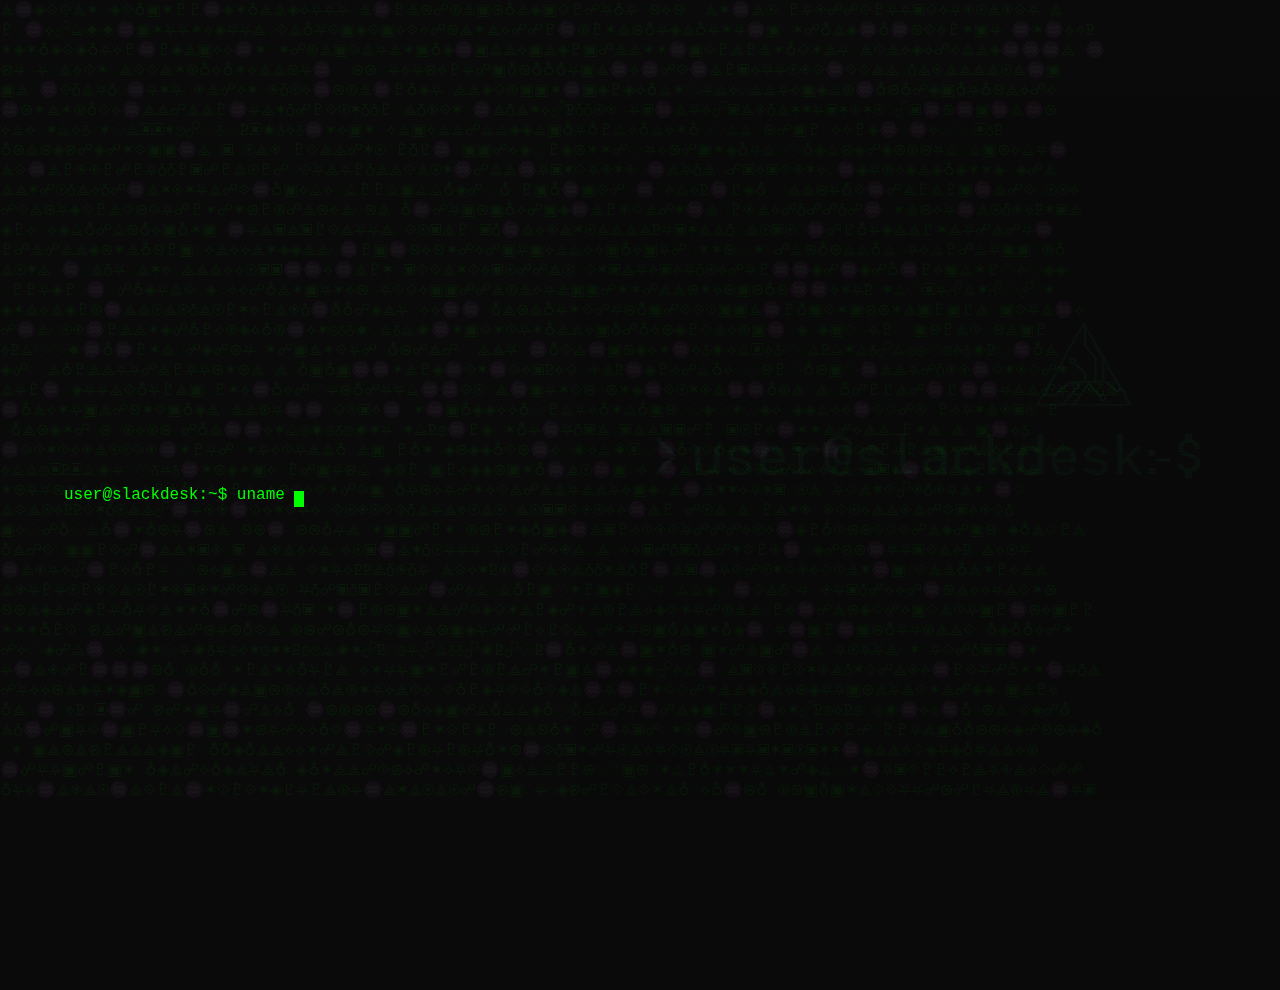
<file: index.html>
<!DOCTYPE html>
<html lang="en">

<head>
  <meta charset="UTF-8" />
  <title>SlackDesk.org</title>
  <meta name="viewport" content="width=device-width, initial-scale=1.0" />
  <style>
    body {
      margin: 0;
      background: #0a0a0a;
      color: #00ff00;
      font-family: 'Courier New', Courier, monospace;
      overflow: hidden;
    }

    .matrix {
      position: fixed;
      top: 0;
      left: 0;
      width: 100vw;
      height: 100vh;
      z-index: 0;
      color: #0f0;
      opacity: 0.06;
      pointer-events: none;
      font-size: 16px;
      white-space: pre;
    }

    .background-logo {
      position: fixed;
      top: 0;
      right: 0;
      width: 55%;
      height: 100vh;
      background: url('slackdesk-logo.png') no-repeat center right;
      background-size: contain;
      opacity: 0.05;
      z-index: 1;
      pointer-events: none;
      animation: flicker 8s infinite ease-in-out;
    }

    @keyframes flicker {

      0%,
      100% {
        opacity: 0.04;
      }

      50% {
        opacity: 0.07;
      }
    }

    .center {
      position: relative;
      z-index: 2;
      display: flex;
      flex-direction: column;
      justify-content: center;
      align-items: flex-start;
      padding: 5vh 5vw;
      max-width: 40vw;
      height: 100vh;
      text-align: left;
    }

    #terminal {
      white-space: pre-wrap;
      line-height: 1.5;
      font-size: 1em;
    }

    .cursor {
      display: inline-block;
      width: 10px;
      animation: blink 1s step-start infinite;
      background: #00ff00;
      height: 1em;
      vertical-align: bottom;
    }

    @keyframes blink {
      50% {
        background: transparent;
      }
    }
  </style>
</head>

<body>

  <!-- Background effects -->
  <div class="matrix" id="matrix"></div>
  <div class="background-logo"></div>

  <!-- Terminal interface -->
  <div class="center">
    <div id="terminal"></div>
  </div>

  <!-- Matrix animation script -->
  <script>
    const matrix = document.getElementById("matrix");
    const columns = 80;
    const rows = 40;
    const chars = "⟁⟡⛧⊛◈♒⟁⟐♁♇✶▣◌☍";

    function randomChar() {
      return chars[Math.floor(Math.random() * chars.length)];
    }

    function generateMatrix() {
      let str = "";
      for (let i = 0; i < rows; i++) {
        for (let j = 0; j < columns; j++) {
          str += randomChar();
        }
        str += "\n";
      }
      matrix.textContent = str;
    }

    setInterval(generateMatrix, 600);
  </script>

  <!-- Animated terminal script -->
  <script>
    const terminal = document.getElementById('terminal');
    const commands = [
      { cmd: "uname -sr", output: "Linux 5.15.19" },
      { cmd: "cat /etc/slackware-version", output: "Slackware 15.0" },
      { cmd: "uptime", output: "19:26:34 up 5 days, 13:44, 1 user, load average: 0.00, 0.01, 0.05" },
      { cmd: "ls /etc/slackpkg", output: "blacklist  mirrors  mirrors.d/  slackpkg.conf  templates" },
      { cmd: "whoami", output: "root" },
      { cmd: "df -h /", output: "Filesystem      Size  Used Avail Use% Mounted on\n/dev/sda1        20G    5G   15G   25% /" },
      { cmd: "free -m", output: "Mem:   7972  1320  6652  112  364  780\nSwap:  2047     0  2047" },
      { cmd: "ps aux | grep X", output: "root     1024  0.1  0.3  20320  5824 tty7  Ss+  10:24  0:00 /usr/bin/X" },
      { cmd: "slackpkg update", output: "Updating the package list... done.\nChecking GPG signatures... done." }
    ];

    let lineBuffer = '';
    let currentLine = 0;
    let charIndex = 0;
    let state = 'cmd'; // or 'output'
    let cursorEl;

    function typeNext() {
      if (!cursorEl) {
        cursorEl = document.createElement('span');
        cursorEl.className = 'cursor';
        terminal.appendChild(cursorEl);
      }

      const entry = commands[currentLine];
      const text = (state === 'cmd' ? `user@slackdesk:~$ ${entry.cmd}` : entry.output);
      if (charIndex < text.length) {
        lineBuffer += text[charIndex++];
        terminal.innerHTML = lineBuffer;
        terminal.appendChild(cursorEl);
        setTimeout(typeNext, 30);
      } else {
        lineBuffer += '\n';
        terminal.innerHTML = lineBuffer;
        terminal.appendChild(cursorEl);

        if (state === 'cmd') {
          state = 'output';
          charIndex = 0;
          setTimeout(typeNext, 600);
        } else {
          state = 'cmd';
          charIndex = 0;
          currentLine = (currentLine + 1) % commands.length;
          setTimeout(typeNext, 1200);
        }
      }
    }

    typeNext();
  </script>
</body>

</html>
</file>
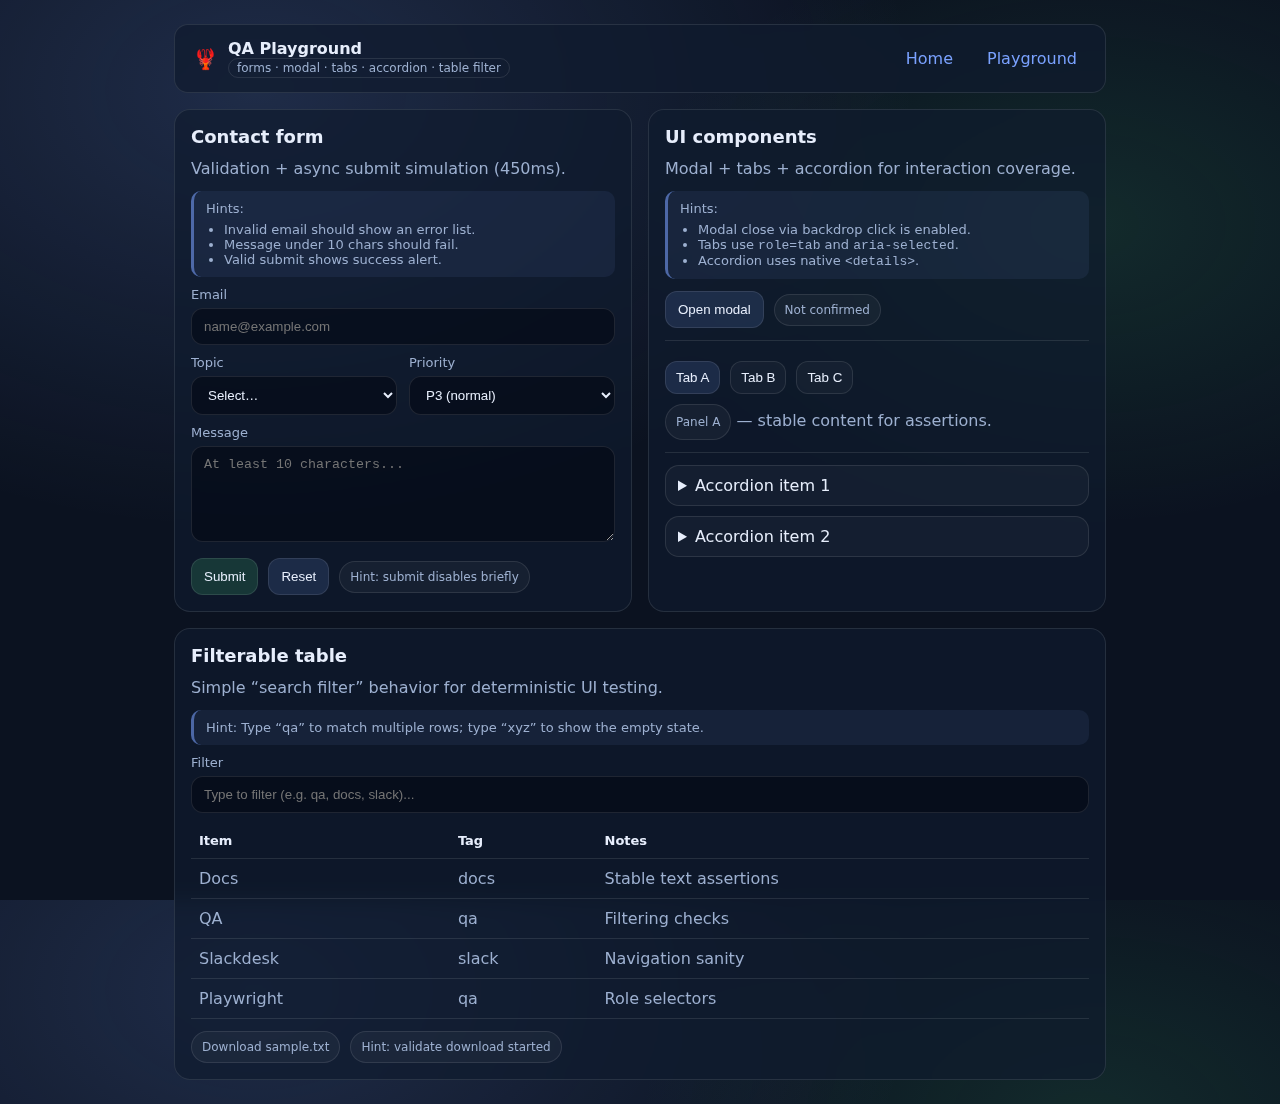
<file:   playground.html>
<!doctype html>
<html lang="en">
<head>
  <meta charset="utf-8" />
  <meta name="viewport" content="width=device-width,initial-scale=1" />
  <title>QA Playground</title>
  <link rel="stylesheet" href="/assets/qa-playground.css" />
</head>
<body>
  <div class="container">
    <header class="header" data-testid="header">
      <div class="brand">
        <div style="font-size:20px">🦞</div>
        <div>
          <div style="font-weight:700">QA Playground</div>
          <div class="badge">forms · modal · tabs · accordion · table filter</div>
        </div>
      </div>
      <nav class="nav" data-testid="nav">
        <a data-testid="nav-link" href="index.html">Home</a>
        <a data-testid="nav-link" href="playground.html">Playground</a>
      </nav>
    </header>

    <div style="height:16px"></div>

    <div class="grid cols-2">
      <section class="card" data-testid="card-form">
        <h2>Contact form</h2>
        <p>Validation + async submit simulation (450ms).</p>
        <div class="note" data-testid="note-form">
          Hints:
          <ul style="margin:6px 0 0; padding-left:18px;">
            <li>Invalid email should show an error list.</li>
            <li>Message under 10 chars should fail.</li>
            <li>Valid submit shows success alert.</li>
          </ul>
        </div>

        <form data-testid="contact-form" aria-label="Contact form">
          <label for="email">Email</label>
          <input id="email" data-testid="email" type="email" autocomplete="off" placeholder="name@example.com" />

          <div class="row cols-2">
            <div>
              <label for="topic">Topic</label>
              <select id="topic" data-testid="topic">
                <option value="">Select…</option>
                <option value="bug">Bug report</option>
                <option value="feedback">Feedback</option>
                <option value="other">Other</option>
              </select>
            </div>
            <div>
              <label for="priority">Priority</label>
              <select id="priority" data-testid="priority">
                <option value="p3">P3 (normal)</option>
                <option value="p2">P2 (important)</option>
                <option value="p1">P1 (urgent)</option>
              </select>
            </div>
          </div>

          <label for="message">Message</label>
          <textarea id="message" data-testid="message" placeholder="At least 10 characters..."></textarea>

          <div class="actions">
            <button class="primary" data-testid="submit" type="submit">Submit</button>
            <button data-testid="reset" type="button">Reset</button>
            <span class="inline" data-testid="submit-hint">Hint: submit disables briefly</span>
          </div>

          <div class="alert ok hidden" data-testid="alert-ok" role="status" aria-live="polite">
            <strong>Success ✅</strong>
            Thanks — your message was accepted (no backend used).
          </div>

          <div class="alert err hidden" data-testid="alert-err" role="alert" aria-live="assertive">
            <strong>Fix the following:</strong>
            <ul data-testid="error-list" style="margin:6px 0 0; padding-left:18px;"></ul>
          </div>
        </form>
      </section>

      <section class="card" data-testid="card-ui">
        <h2>UI components</h2>
        <p>Modal + tabs + accordion for interaction coverage.</p>

        <div class="note" data-testid="note-ui">
          Hints:
          <ul style="margin:6px 0 0; padding-left:18px;">
            <li>Modal close via backdrop click is enabled.</li>
            <li>Tabs use <code>role=tab</code> and <code>aria-selected</code>.</li>
            <li>Accordion uses native <code>&lt;details&gt;</code>.</li>
          </ul>
        </div>

        <div class="actions">
          <button data-testid="open-modal" aria-label="Open modal">Open modal</button>
          <span class="inline" data-testid="modal-result" aria-label="Modal result">Not confirmed</span>
        </div>

        <div class="panel" data-testid="tabs-root">
          <div class="tabs" role="tablist" aria-label="Demo tabs">
            <button class="tab" role="tab" data-testid="tab-a" data-tab="a" aria-selected="true">Tab A</button>
            <button class="tab" role="tab" data-testid="tab-b" data-tab="b" aria-selected="false">Tab B</button>
            <button class="tab" role="tab" data-testid="tab-c" data-tab="c" aria-selected="false">Tab C</button>
          </div>

          <div role="tabpanel" data-testid="panel-a" data-panel="a">
            <p><span class="inline">Panel A</span> — stable content for assertions.</p>
          </div>
          <div role="tabpanel" class="hidden" data-testid="panel-b" data-panel="b">
            <p><span class="inline">Panel B</span> — switch tabs and assert visibility.</p>
          </div>
          <div role="tabpanel" class="hidden" data-testid="panel-c" data-panel="c">
            <p><span class="inline">Panel C</span> — good for “only one visible” checks.</p>
          </div>
        </div>

        <div class="panel" data-testid="accordion">
          <details data-testid="acc-1">
            <summary data-testid="acc-1-summary">Accordion item 1</summary>
            <p data-testid="acc-1-body" style="color:var(--muted);">Hint: Assert body becomes visible when opened.</p>
          </details>
          <details data-testid="acc-2">
            <summary data-testid="acc-2-summary">Accordion item 2</summary>
            <p data-testid="acc-2-body" style="color:var(--muted);">Hint: Native details element toggles state.</p>
          </details>
        </div>
      </section>
    </div>

    <div style="height:16px"></div>

    <section class="card" data-testid="card-table">
      <h2>Filterable table</h2>
      <p>Simple “search filter” behavior for deterministic UI testing.</p>
      <div class="note" data-testid="note-table">
        Hint: Type “qa” to match multiple rows; type “xyz” to show the empty state.
      </div>

      <label for="filter">Filter</label>
      <input id="filter" data-testid="filter-input" placeholder="Type to filter (e.g. qa, docs, slack)..." />

      <div data-testid="table-empty" class="alert hidden" role="status">
        <strong>No results</strong>
        Try a different filter.
      </div>

      <table class="table" data-testid="table">
        <thead>
          <tr>
            <th>Item</th>
            <th>Tag</th>
            <th>Notes</th>
          </tr>
        </thead>
        <tbody>
          <tr data-testid="table-row"><td>Docs</td><td>docs</td><td>Stable text assertions</td></tr>
          <tr data-testid="table-row"><td>QA</td><td>qa</td><td>Filtering checks</td></tr>
          <tr data-testid="table-row"><td>Slackdesk</td><td>slack</td><td>Navigation sanity</td></tr>
          <tr data-testid="table-row"><td>Playwright</td><td>qa</td><td>Role selectors</td></tr>
        </tbody>
      </table>

      <div class="actions">
        <a class="inline" data-testid="download-link" href="/assets/sample.txt" download>Download sample.txt</a>
        <span class="inline" data-testid="download-hint">Hint: validate download started</span>
      </div>
    </section>

    <!-- Modal -->
    <div class="modal-backdrop" data-testid="modal-backdrop" aria-hidden="true">
      <div class="modal" role="dialog" aria-modal="true" aria-label="Confirm action">
        <h3>Confirm action</h3>
        <p style="color:var(--muted); margin-top:6px;">
          Hint: Clicking “Confirm” updates the “Modal result” pill on this page.
        </p>
        <div class="actions">
          <button data-testid="close-modal" class="danger">Cancel</button>
          <button data-testid="confirm-modal" class="primary">Confirm</button>
        </div>
      </div>
    </div>

  </div>

  <script src="/assets/qa-playground.js"></script>
</body>
</html>
</file>
<file: assets/qa-playground.css>
:root {
  --bg: #0b1220;
  --card: #0f1a2e;
  --muted: #9db0d0;
  --text: #e7eefc;
  --accent: #7aa2ff;
  --danger: #ff6b6b;
  --ok: #4ade80;
  --border: rgba(255,255,255,.10);
}

* { box-sizing: border-box; }
html, body { height: 100%; }
body {
  margin: 0;
  font-family: ui-sans-serif, system-ui, -apple-system, Segoe UI, Roboto, Arial, "Apple Color Emoji","Segoe UI Emoji";
  background: radial-gradient(1200px 800px at 20% 10%, rgba(122,162,255,.18), transparent 55%),
              radial-gradient(900px 600px at 85% 25%, rgba(74,222,128,.12), transparent 50%),
              var(--bg);
  color: var(--text);
}

a { color: var(--accent); text-decoration: none; }
a:hover { text-decoration: underline; }

.container { max-width: 980px; margin: 0 auto; padding: 24px; }

.header {
  display: flex; align-items: center; justify-content: space-between;
  padding: 14px 18px;
  border: 1px solid var(--border);
  border-radius: 14px;
  background: rgba(15,26,46,.72);
  backdrop-filter: blur(10px);
  position: sticky; top: 12px; z-index: 10;
}

.brand { display: flex; gap: 10px; align-items: center; }
.badge {
  font-size: 12px; color: var(--muted);
  border: 1px solid var(--border);
  padding: 2px 8px; border-radius: 999px;
}

.nav { display: flex; gap: 14px; align-items: center; }
.nav a { padding: 8px 10px; border-radius: 10px; }
.nav a.active, .nav a:hover { background: rgba(122,162,255,.12); }

.grid { display: grid; gap: 16px; }
@media (min-width: 860px) { .grid.cols-2 { grid-template-columns: 1fr 1fr; } }

.card {
  border: 1px solid var(--border);
  border-radius: 16px;
  background: rgba(15,26,46,.68);
  backdrop-filter: blur(10px);
  padding: 16px;
}

.card h2 { margin: 0 0 10px; font-size: 18px; }
.card p { margin: 8px 0; color: var(--muted); line-height: 1.5; }

.note {
  margin-top: 10px;
  border-left: 3px solid rgba(122,162,255,.55);
  padding: 10px 12px;
  background: rgba(122,162,255,.08);
  border-radius: 10px;
  color: var(--muted);
  font-size: 13px;
}

label { display: block; margin: 10px 0 6px; color: var(--muted); font-size: 13px; }
input, select, textarea {
  width: 100%;
  padding: 10px 12px;
  border-radius: 12px;
  border: 1px solid var(--border);
  background: rgba(2, 6, 16, .55);
  color: var(--text);
  outline: none;
}
textarea { min-height: 96px; resize: vertical; }

.row { display: grid; gap: 12px; }
@media (min-width: 640px) { .row.cols-2 { grid-template-columns: 1fr 1fr; } }

.actions { display: flex; gap: 10px; align-items: center; margin-top: 12px; flex-wrap: wrap; }
button {
  padding: 10px 12px;
  border-radius: 12px;
  border: 1px solid var(--border);
  background: rgba(122,162,255,.14);
  color: var(--text);
  cursor: pointer;
}
button:hover { background: rgba(122,162,255,.22); }
button.primary { background: rgba(74,222,128,.16); }
button.primary:hover { background: rgba(74,222,128,.24); }
button.danger { background: rgba(255,107,107,.14); }
button.danger:hover { background: rgba(255,107,107,.22); }

.inline {
  display: inline-flex; gap: 8px; align-items: center;
  padding: 8px 10px;
  border-radius: 999px;
  border: 1px solid var(--border);
  background: rgba(255,255,255,.04);
  color: var(--muted);
  font-size: 12px;
}

.alert {
  margin-top: 12px;
  border: 1px solid var(--border);
  border-radius: 14px;
  padding: 12px;
  background: rgba(255,255,255,.03);
}
.alert.ok { border-color: rgba(74,222,128,.35); }
.alert.err { border-color: rgba(255,107,107,.35); }
.alert strong { display: block; margin-bottom: 6px; }
.hidden { display: none !important; }

.tabs { display: flex; gap: 10px; flex-wrap: wrap; margin: 8px 0 10px; }
.tab {
  padding: 8px 10px;
  border-radius: 12px;
  border: 1px solid var(--border);
  background: rgba(255,255,255,.03);
  cursor: pointer;
}
.tab[aria-selected="true"] { background: rgba(122,162,255,.14); }

.panel { border-top: 1px solid var(--border); padding-top: 12px; margin-top: 12px; }

details {
  border: 1px solid var(--border);
  border-radius: 14px;
  padding: 10px 12px;
  background: rgba(255,255,255,.03);
}
details + details { margin-top: 10px; }
summary { cursor: pointer; color: var(--text); }

.modal-backdrop {
  position: fixed; inset: 0;
  background: rgba(0,0,0,.55);
  display: none;
  align-items: center; justify-content: center;
  padding: 16px;
  z-index: 1000;
}
.modal {
  width: min(560px, 95vw);
  border: 1px solid var(--border);
  border-radius: 16px;
  background: rgba(15,26,46,.92);
  padding: 16px;
}
.modal h3 { margin: 0 0 8px; }
.modal .actions { justify-content: flex-end; }

.table { width: 100%; border-collapse: collapse; margin-top: 10px; }
.table th, .table td {
  border-bottom: 1px solid var(--border);
  padding: 10px 8px;
  text-align: left;
  color: var(--muted);
}
.table th { color: var(--text); font-size: 13px; }
</file>
